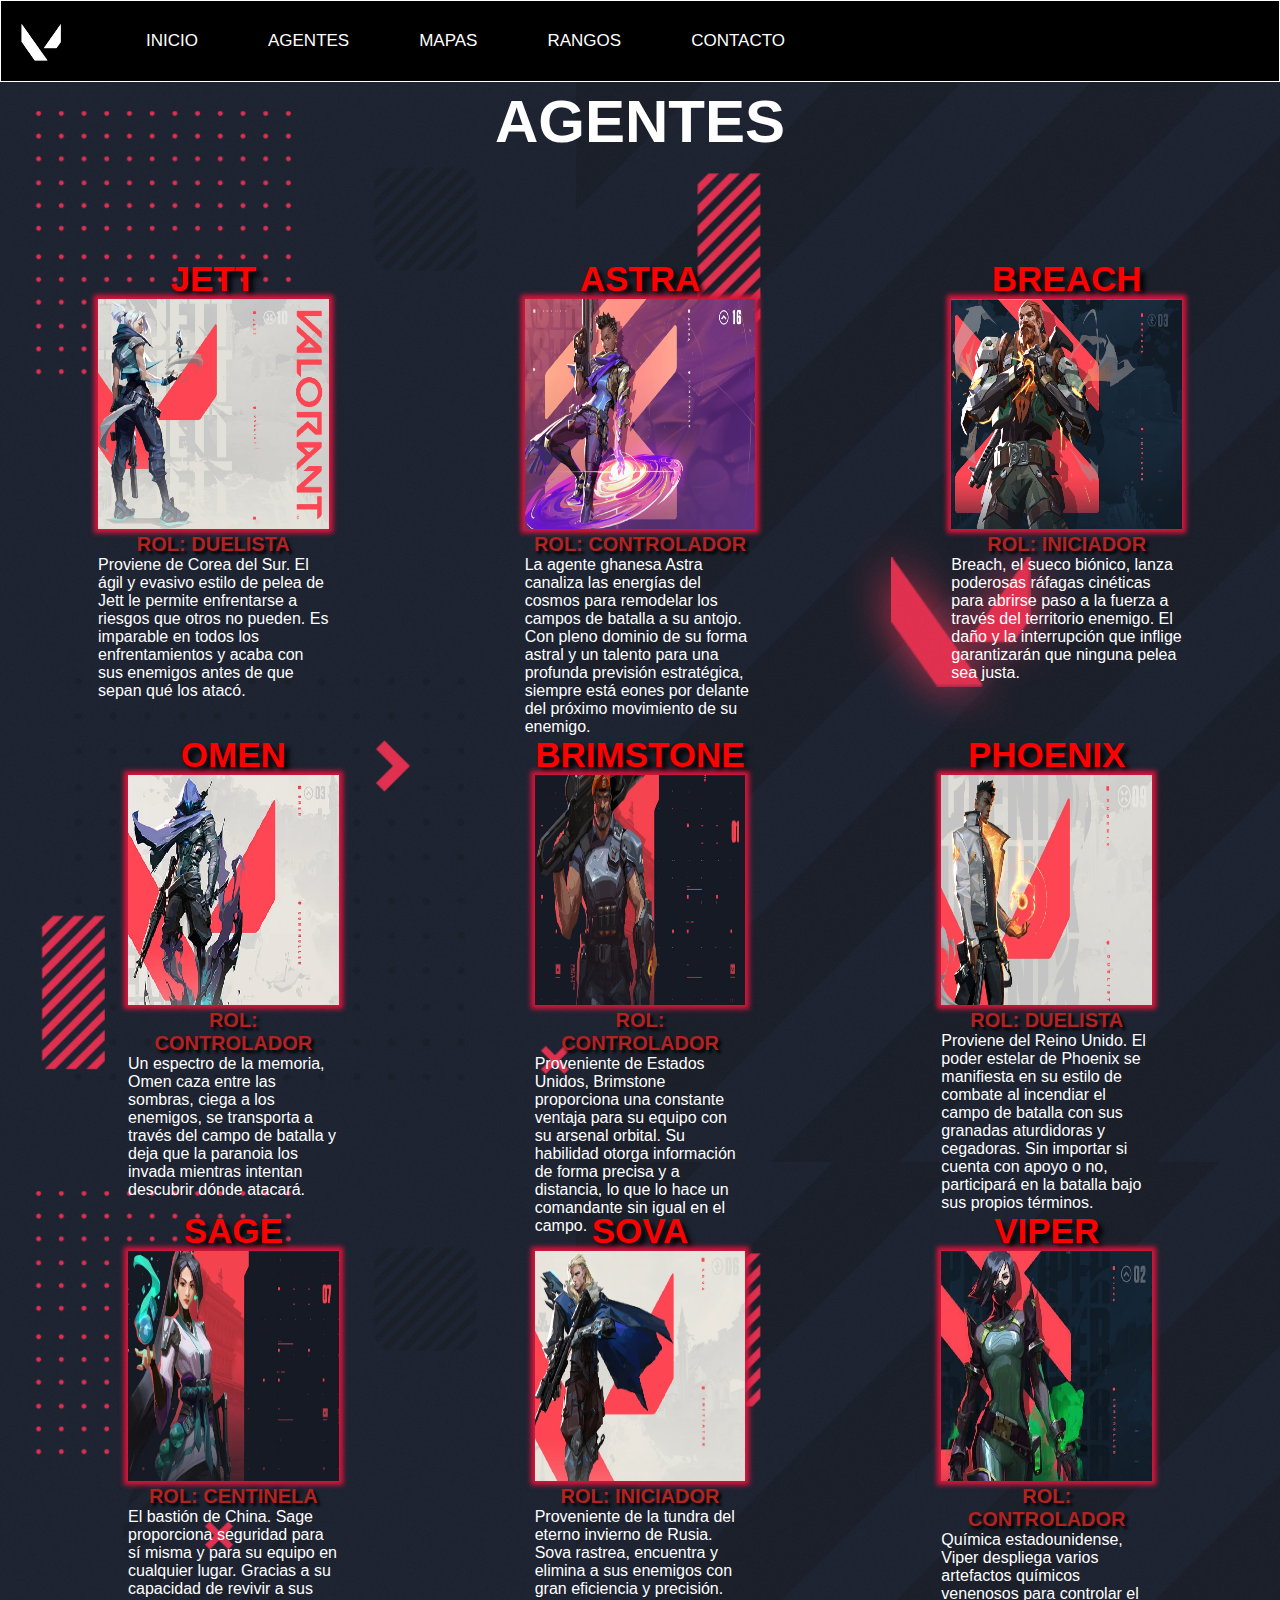
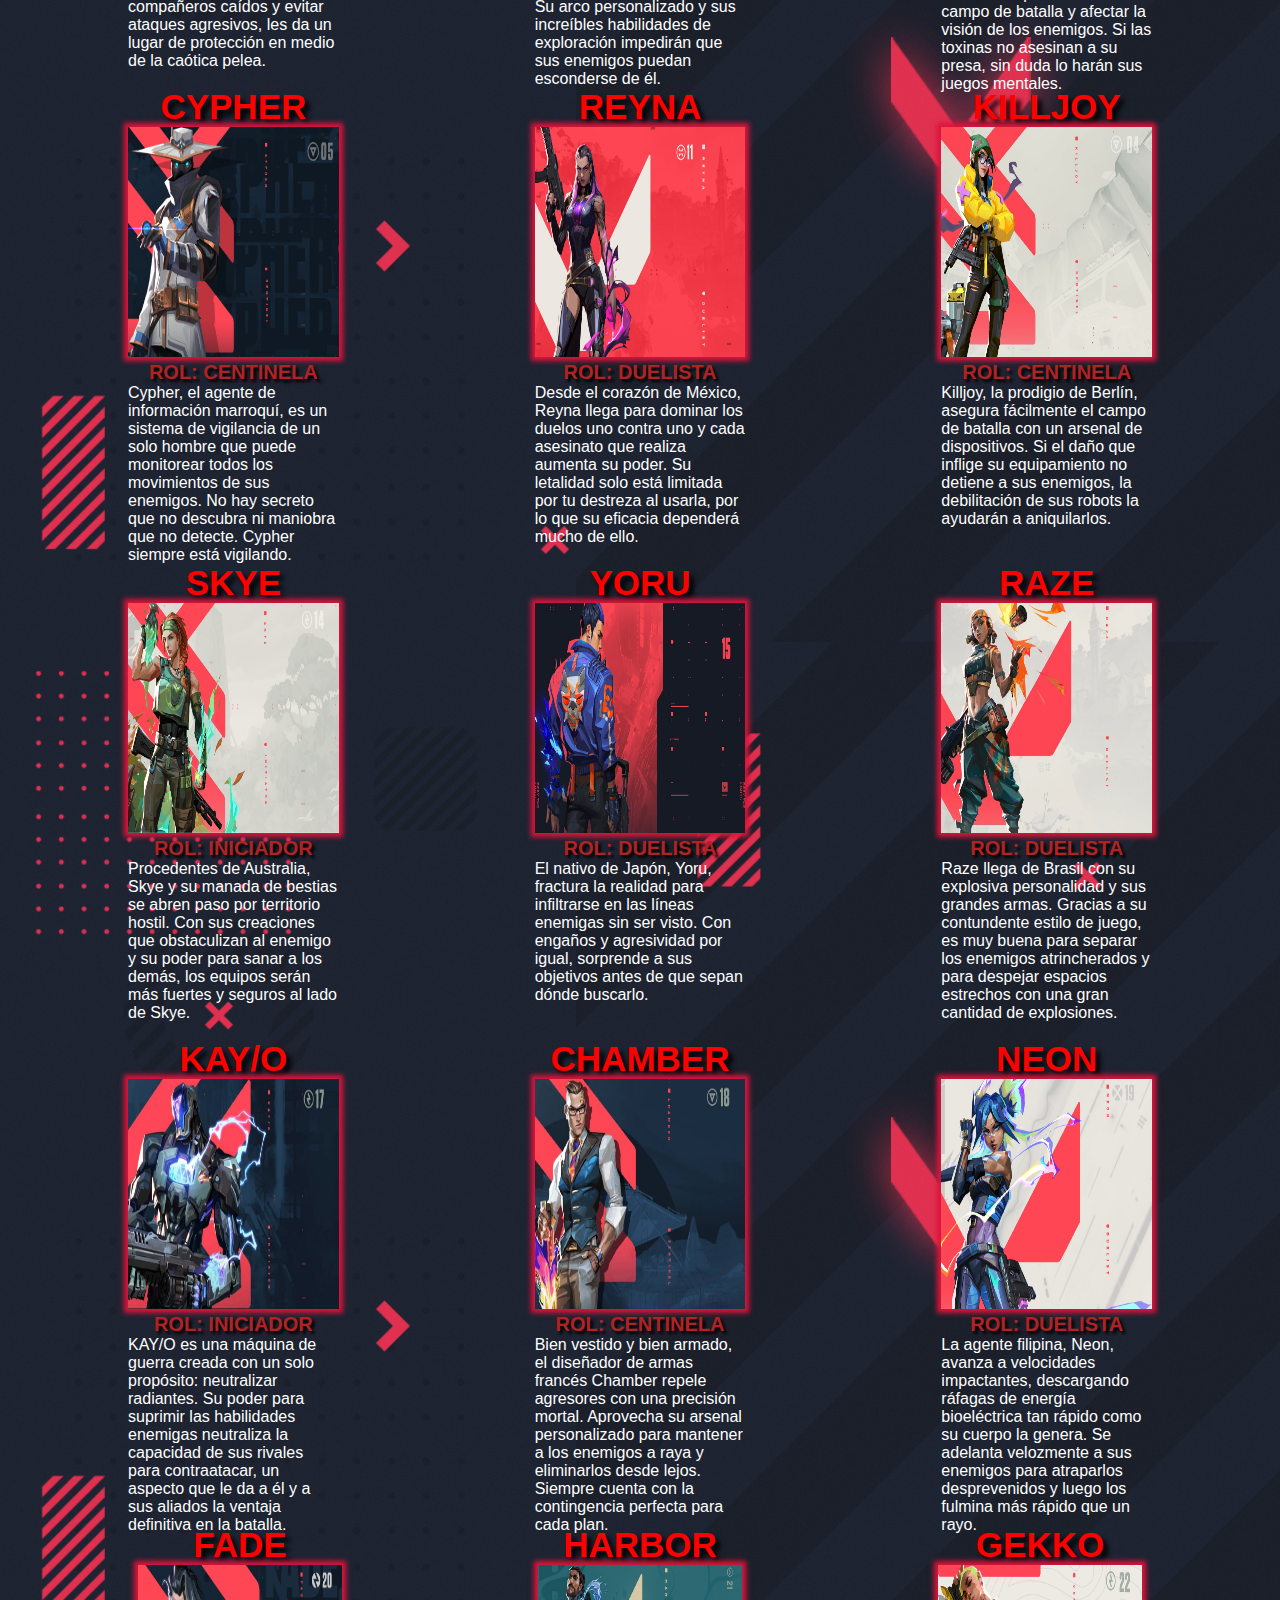
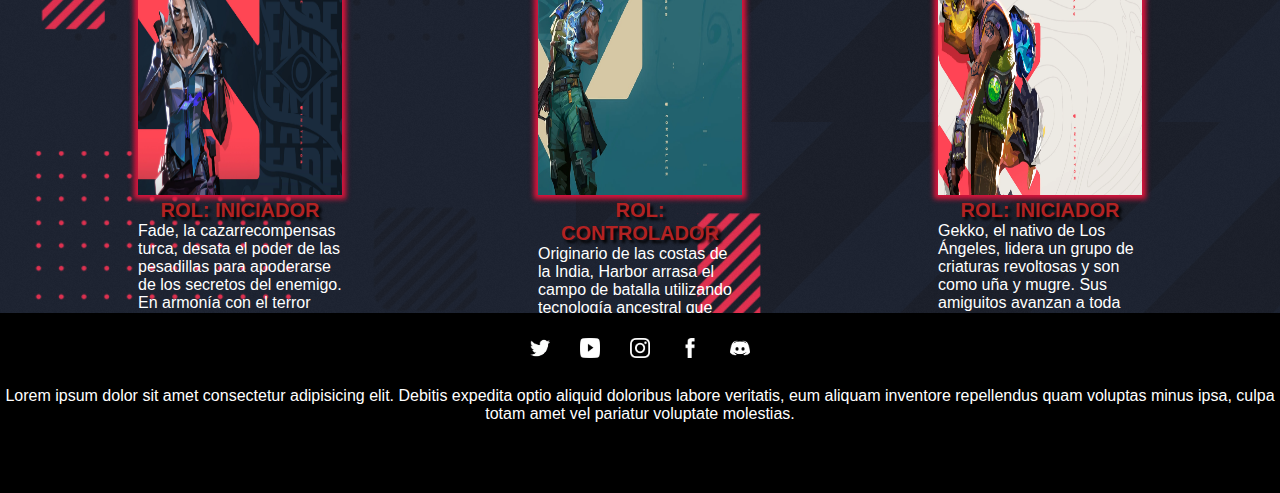
<file: pages/agentes.html>
<!DOCTYPE html>
<html lang="es">

<head>
    <meta charset="UTF-8">
    <meta http-equiv="X-UA-Compatible" content="IE=edge">
    <meta name="viewport" content="width=device-width, initial-scale=1.0">
    <link rel="stylesheet" href="../css/style.css">
    <link rel="icon" href="../img/iconval.jpeg">
    <title>VALORANT: Agentes</title>
    <meta name="description" content="Más sobre los personajes Conoce más sobre ellos">
    <meta name="keywords" content="Valorant, Juegos, 5v5, Competitivo">
</head>

<body>

    <header>

        <img src="../img/logoprincipal1.png" alt="logo principal de la pagina" height=50px width="50px">

        <nav>
            <ul class="nav-list">
                <li><a href="../index.html">INICIO</a></li>
                <li><a href="agentes.html">AGENTES</a></li>
                <li><a href="mapas.html">MAPAS</a></li>
                <li><a href="rangos.html">RANGOS</a></li>
                <li><a href="contacto.html">CONTACTO</a></li>
            </ul>
        </nav>
    </header>

</body>

<main class="fondo2">

    <div>

        <h1 class="titulopage">AGENTES</h1>

    </div>

    <section class="c1">

        <div class="caja">

            <h2 class="hcol2">JETT</h2>
            <img src="../img/jett.png" alt="jett">
            <h3 class="hcol">ROL: DUELISTA</h3>
            <p class="colorcaja">Proviene de Corea del Sur. El ágil y evasivo estilo de pelea de Jett le permite enfrentarse a riesgos que otros no pueden. Es imparable en todos los enfrentamientos y acaba con sus enemigos antes de que sepan qué los atacó.</p>

        </div>

        <div class="caja">

            <h2 class="hcol2">ASTRA</h2>
            <img src="../img/astra.png" alt="astra">
            <h3 class="hcol">ROL: CONTROLADOR</h3>
            <p class="colorcaja">La agente ghanesa Astra canaliza las energías del cosmos para remodelar los campos de batalla a su antojo. Con pleno dominio de su forma astral y un talento para una profunda previsión estratégica, siempre está eones por delante del próximo movimiento de su enemigo.</p>

        </div>

        <div class="caja">

            <h2 class="hcol2">BREACH</h2>
            <img src="../img/breach.png" alt="breach">
            <h3 class="hcol">ROL: INICIADOR</h3>
            <p class="colorcaja">Breach, el sueco biónico, lanza poderosas ráfagas cinéticas para abrirse paso a la fuerza a través del territorio enemigo. El daño y la interrupción que inflige garantizarán que ninguna pelea sea justa.</p>

        </div>

    </section>

    <section class="c2">

        <div class="caja">

            <h2 class="hcol2">OMEN</h2>
            <img src="../img/omen.png" alt="omen">
            <h3 class="hcol">ROL: CONTROLADOR</h3>
            <p class="colorcaja">Un espectro de la memoria, Omen caza entre las sombras, ciega a los enemigos, se transporta a través del campo de batalla y deja que la paranoia los invada mientras intentan descubrir dónde atacará.</p>

        </div>

        <div class="caja">

            <h2 class="hcol2">BRIMSTONE</h2>
            <img src="../img/brimstone.png" alt="brimstone">
            <h3 class="hcol">ROL: CONTROLADOR</h3>
            <p class="colorcaja">Proveniente de Estados Unidos, Brimstone proporciona una constante ventaja para su equipo con su arsenal orbital. Su habilidad otorga información de forma precisa y a distancia, lo que lo hace un comandante sin igual en el campo.</p>

        </div>

        <div class="caja">

            <h2 class="hcol2">PHOENIX</h2>
            <img src="../img/phoenix.png" alt="phoenix">
            <h3 class="hcol">ROL: DUELISTA</h3>
            <p class="colorcaja">Proviene del Reino Unido. El poder estelar de Phoenix se manifiesta en su estilo de combate al incendiar el campo de batalla con sus granadas aturdidoras y cegadoras. Sin importar si cuenta con apoyo o no, participará en la batalla bajo sus propios términos.</p>

        </div>

    </section>

    <section class="c3">

        <div class="caja">

            <h2 class="hcol2">SAGE</h2>
            <img src="../img/sage.png" alt="sage">
            <h3 class="hcol">ROL: CENTINELA</h3>
            <p class="colorcaja"> El bastión de China. Sage proporciona seguridad para sí misma y para su equipo en cualquier lugar. Gracias a su capacidad de revivir a sus compañeros caídos y evitar ataques agresivos, les da un lugar de protección en medio de la caótica pelea.</p> 

        </div>

        <div class="caja">

            <h2 class="hcol2">SOVA</h2>
            <img src="../img/sova.png" alt="sova">
            <h3 class="hcol">ROL: INICIADOR</h3>
            <p class="colorcaja">Proveniente de la tundra del eterno invierno de Rusia. Sova rastrea, encuentra y elimina a sus enemigos con gran eficiencia y precisión. Su arco personalizado y sus increíbles habilidades de exploración impedirán que sus enemigos puedan esconderse de él.</p>

        </div>

        <div class="caja">

            <h2 class="hcol2">VIPER</h2>
            <img src="../img/viper.png" alt="viper">
            <h3 class="hcol">ROL: CONTROLADOR</h3>
            <p class="colorcaja">Química estadounidense, Viper despliega varios artefactos químicos venenosos para controlar el campo de batalla y afectar la visión de los enemigos. Si las toxinas no asesinan a su presa, sin duda lo harán sus juegos mentales.</p>

        </div>

    </section>

    <section class="c4">

        <div class="caja">

            <h2 class="hcol2">CYPHER</h2>
            <img src="../img/cypher.png" alt="cypher">
            <h3 class="hcol">ROL: CENTINELA</h3>
            <p class="colorcaja">Cypher, el agente de información marroquí, es un sistema de vigilancia de un solo hombre que puede monitorear todos los movimientos de sus enemigos. No hay secreto que no descubra ni maniobra que no detecte. Cypher siempre está vigilando.</p>

        </div>

        <div class="caja">

            <h2 class="hcol2">REYNA</h2>
            <img src="../img/reyna.png" alt="reyna">
            <h3 class="hcol">ROL: DUELISTA</h3>
            <p class="colorcaja">Desde el corazón de México, Reyna llega para dominar los duelos uno contra uno y cada asesinato que realiza aumenta su poder. Su letalidad solo está limitada por tu destreza al usarla, por lo que su eficacia dependerá mucho de ello.</p>

        </div>

        <div class="caja">

            <h2 class="hcol2">KILLJOY</h2>
            <img src="../img/killjoy.png" alt="killjoy">
            <h3 class="hcol">ROL: CENTINELA</h3>
            <p class="colorcaja">Killjoy, la prodigio de Berlín, asegura fácilmente el campo de batalla con un arsenal de dispositivos. Si el daño que inflige su equipamiento no detiene a sus enemigos, la debilitación de sus robots la ayudarán a aniquilarlos.</p>

        </div>

    </section>

    <section class="c5">

        <div class="caja">

            <h2 class="hcol2">SKYE</h2>
            <img src="../img/skye.png" alt="skye">
            <h3 class="hcol">ROL: INICIADOR</h3>
            <p class="colorcaja">Procedentes de Australia, Skye y su manada de bestias se abren paso por territorio hostil. Con sus creaciones que obstaculizan al enemigo y su poder para sanar a los demás, los equipos serán más fuertes y seguros al lado de Skye.</p>

        </div>

        <div class="caja">

            <h2 class="hcol2">YORU</h2>
            <img src="../img/yoru.png" alt="yoru">
            <h3 class="hcol">ROL: DUELISTA</h3>
            <p class="colorcaja">El nativo de Japón, Yoru, fractura la realidad para infiltrarse en las líneas enemigas sin ser visto. Con engaños y agresividad por igual, sorprende a sus objetivos antes de que sepan dónde buscarlo.</p>

        </div>

        <div class="caja">

            <h2 class="hcol2">RAZE</h2>
            <img src="../img/raze.png" alt="raze">
            <h3 class="hcol">ROL: DUELISTA</h3>
            <p class="colorcaja">Raze llega de Brasil con su explosiva personalidad y sus grandes armas. Gracias a su contundente estilo de juego, es muy buena para separar los enemigos atrincherados y para despejar espacios estrechos con una gran cantidad de explosiones.</p>

        </div>

    </section>

    <section class="c6">

        <div class="caja">

            <h2 class="hcol2">KAY/O</h2>
            <img src="../img/kayo.png" alt="kayo">
            <h3 class="hcol">ROL: INICIADOR</h3>
            <p class="colorcaja">KAY/O es una máquina de guerra creada con un solo propósito: neutralizar radiantes. Su poder para suprimir las habilidades enemigas neutraliza la capacidad de sus rivales para contraatacar, un aspecto que le da a él y a sus aliados la ventaja definitiva en la batalla.</p>

        </div>

        <div class="caja">

            <h2 class="hcol2">CHAMBER</h2>
            <img src="../img/chamber.png" alt="chamber">
            <h3 class="hcol">ROL: CENTINELA</h3>
            <p class="colorcaja">Bien vestido y bien armado, el diseñador de armas francés Chamber repele agresores con una precisión mortal. Aprovecha su arsenal personalizado para mantener a los enemigos a raya y eliminarlos desde lejos. Siempre cuenta con la contingencia perfecta para cada plan.</p>

        </div>

        <div class="caja">

            <h2 class="hcol2">NEON</h2>
            <img src="../img/neon.png" alt="neon">
            <h3 class="hcol">ROL: DUELISTA</h3>
            <p class="colorcaja">La agente filipina, Neon, avanza a velocidades impactantes, descargando ráfagas de energía bioeléctrica tan rápido como su cuerpo la genera. Se adelanta velozmente a sus enemigos para atraparlos desprevenidos y luego los fulmina más rápido que un rayo.</p>

        </div>

    </section>

    <section class="c7">

        <div class="caja">

            <h2 class="hcol2">FADE</h2>
            <img src="../img/fade.png" alt="fade">
            <h3 class="hcol">ROL: INICIADOR</h3>
            <p class="colorcaja">Fade, la cazarrecompensas turca, desata el poder de las pesadillas para apoderarse de los secretos del enemigo. En armonía con el terror puro, acecha a sus objetivos y revela sus miedos más profundos antes de aplastarlos en la oscuridad.</p>

        </div>

        <div class="caja">

            <h2 class="hcol2">HARBOR</h2>
            <img src="../img/harbor.png" alt="harbor">
            <h3 class="hcol">ROL: CONTROLADOR</h3>
            <p class="colorcaja">Originario de las costas de la India, Harbor arrasa el campo de batalla utilizando tecnología ancestral que controla el agua. Desata corrientes furiosas y olas aplastantes para escudar aliados y apalear oponentes.</p>

        </div>

        <div class="caja">

            <h2 class="hcol2">GEKKO</h2>
            <img src="../img/gekko.png" alt="gekko">
            <h3 class="hcol">ROL: INICIADOR</h3>
            <p class="colorcaja">Gekko, el nativo de Los Ángeles, lidera un grupo de criaturas revoltosas y son como uña y mugre. Sus amiguitos avanzan a toda velocidad, dispersando a los enemigos, y Gekko los persigue para reagruparlos y lanzarlos de nuevo.</p>

        </div>

    </section>

</main>

<footer>

    <div>

    <ul class="linklogo">

        <li>
            <a class="logotw" href="https://twitter.com/valorantlatam" target="_blank">
                <img src="../img/twlogo.png" alt="logo de twitter" height="20px" width="20px">
            </a>
        </li>

        <li>
            <a class="logoyt" href="https://www.youtube.com/channel/UClfAp7i_XZXlkQSMQkRcmuQ" target="_blank">
                <img src="../img/logoyt.png" alt="logo de youtube" height="20px" width="20px">
            </a>
        </li>

        <li>
            <a class="logoig" href="https://www.instagram.com/valorantlatam/" target="_blank">
                <img src="../img/logoig.png" alt="logo de instragram" height="20px" width="20px">
            </a>
        </li>

        <li>
            <a class="logofb" href="https://www.facebook.com/latamVALORANT/" target="_blank">
                <img src="../img/logofb.png" alt="logo de facebook" height="20px" width="20px">
            </a>
        </li>

        <li>
            <a class="logods" href="https://discord.com/invite/riotgameslatam" target="_blank">
                <img src="../img/logods.png" alt="logo de discord" height="20px" width="20px">
            </a>
        </li>

    </ul>

    <p class="colortex">Lorem ipsum dolor sit amet consectetur adipisicing elit. Debitis expedita optio aliquid
        doloribus labore
        veritatis, eum aliquam inventore repellendus quam voluptas minus ipsa, culpa totam amet vel pariatur
        voluptate molestias.</p>

</div>

</footer>

</html>
</file>
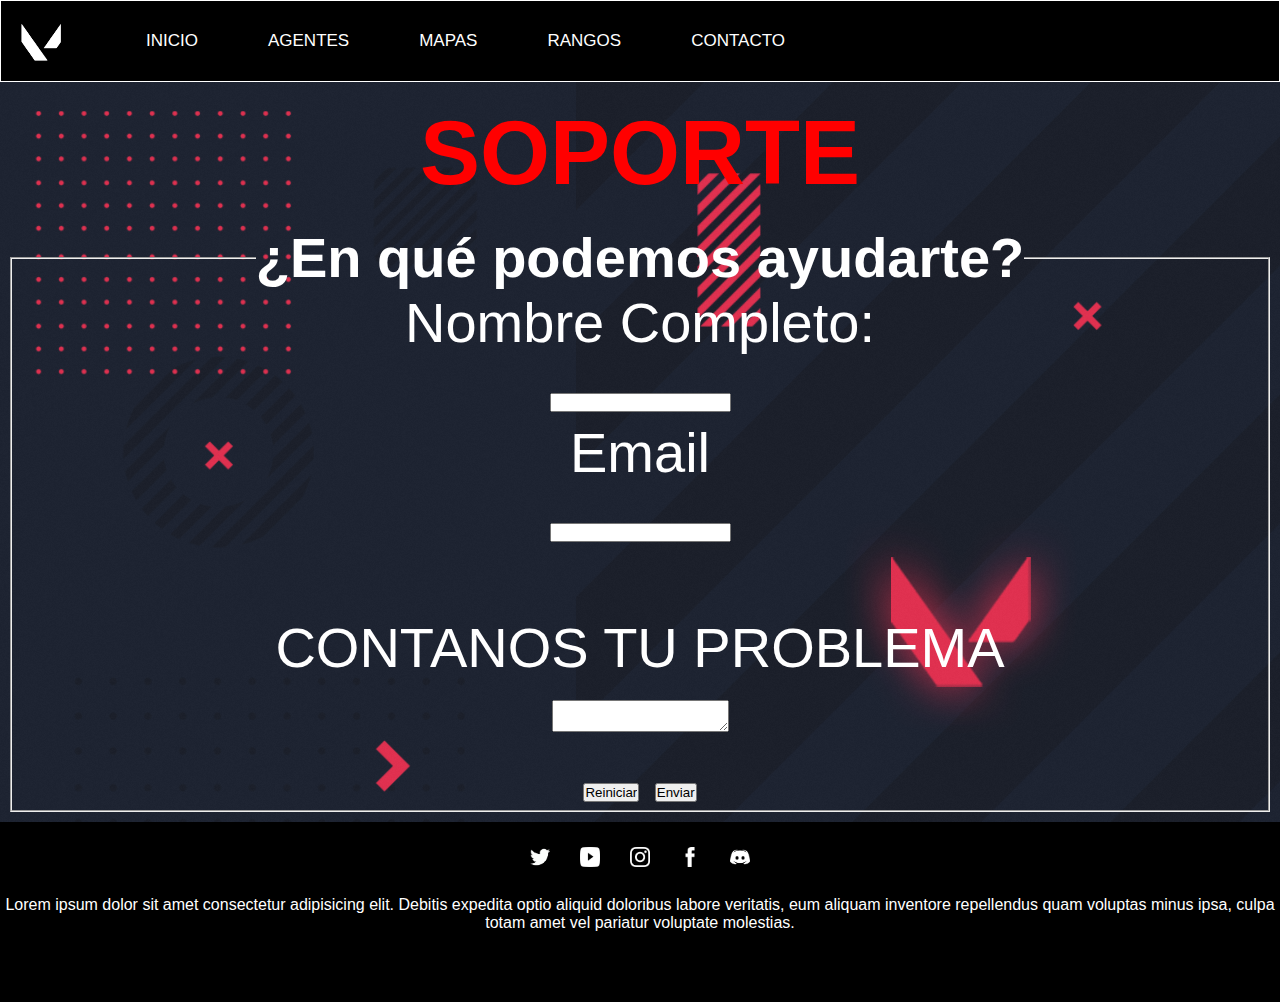
<file: pages/contacto.html>
<!DOCTYPE html>
<html lang="es">
<head>
    <meta charset="UTF-8">
    <meta http-equiv="X-UA-Compatible" content="IE=edge">
    <meta name="viewport" content="width=device-width, initial-scale=1.0">
    <link rel="stylesheet" href="../css/style.css">
    <link rel="icon" href="../img/iconval.jpeg">
    <title>VALORANT: Contacto</title>
    <meta name="description" content="Contactanos por cualquier problema o consulta">
    <meta name="keywords" content="Valorant, Juegos, 5v5, Competitivo">
</head>
<body>

    <header>

        <img src="../img/logoprincipal1.png" alt="logo principal de la pagina" height=50px width="50px">

        <nav>
            <ul class="nav-list">
                <li><a href="../index.html">INICIO</a></li>
                <li><a href="agentes.html">AGENTES</a></li>
                <li><a href="mapas.html">MAPAS</a></li>
                <li><a href="rangos.html">RANGOS</a></li>
                <li><a href="contacto.html">CONTACTO</a></li>
            </ul>
        </nav>
    </header>

    <main class="fondo2">

        <div>

            <h1 class="contact">SOPORTE</h1>

        </div>

        <div class="contacto">
        <form action="" method="GET" enctype="multipart/form-data">
            <fieldset>
                <legend><strong>¿En qué podemos ayudarte?</strong></legend>

                <div>
                    <label for="name">Nombre Completo:</label>
                    <br>
                    <input type="text" id="name" required>
                </div>

                <div>
                    <label for="email">Email</label>
                    <br>
                    <input type="email" id="email" required></div>

                <div>
                    <br>
                    <label for="bio">CONTANOS TU PROBLEMA</label>
                    <br>
                    <textarea id="bio" name="bio" min="10" max="150"></textarea>
                </div>
    
                <input type="reset" value="Reiniciar">
                <input type="submit" value="Enviar">
    
            </fieldset>
    
        </from>
    </div>

    </main>

    <footer>

        <div>

            <ul class="linklogo">
        
                <li>
                    <a class="logotw" href="https://twitter.com/valorantlatam" target="_blank">
                        <img src="../img/twlogo.png" alt="logo de twitter" height="20px" width="20px">
                    </a>
                </li>
        
                <li>
                    <a class="logoyt" href="https://www.youtube.com/channel/UClfAp7i_XZXlkQSMQkRcmuQ" target="_blank">
                        <img src="../img/logoyt.png" alt="logo de youtube" height="20px" width="20px">
                    </a>
                </li>
        
                <li>
                    <a class="logoig" href="https://www.instagram.com/valorantlatam/" target="_blank">
                        <img src="../img/logoig.png" alt="logo de instragram" height="20px" width="20px">
                    </a>
                </li>
        
                <li>
                    <a class="logofb" href="https://www.facebook.com/latamVALORANT/" target="_blank">
                        <img src="../img/logofb.png" alt="logo de facebook" height="20px" width="20px">
                    </a>
                </li>
        
                <li>
                    <a class="logods" href="https://discord.com/invite/riotgameslatam" target="_blank">
                        <img src="../img/logods.png" alt="logo de discord" height="20px" width="20px">
                    </a>
                </li>
        
            </ul>
        
            <p class="colortex">Lorem ipsum dolor sit amet consectetur adipisicing elit. Debitis expedita optio aliquid
                doloribus labore
                veritatis, eum aliquam inventore repellendus quam voluptas minus ipsa, culpa totam amet vel pariatur
                voluptate molestias.</p>
        
        </div>

    </footer>

</body>
</html>
</file>
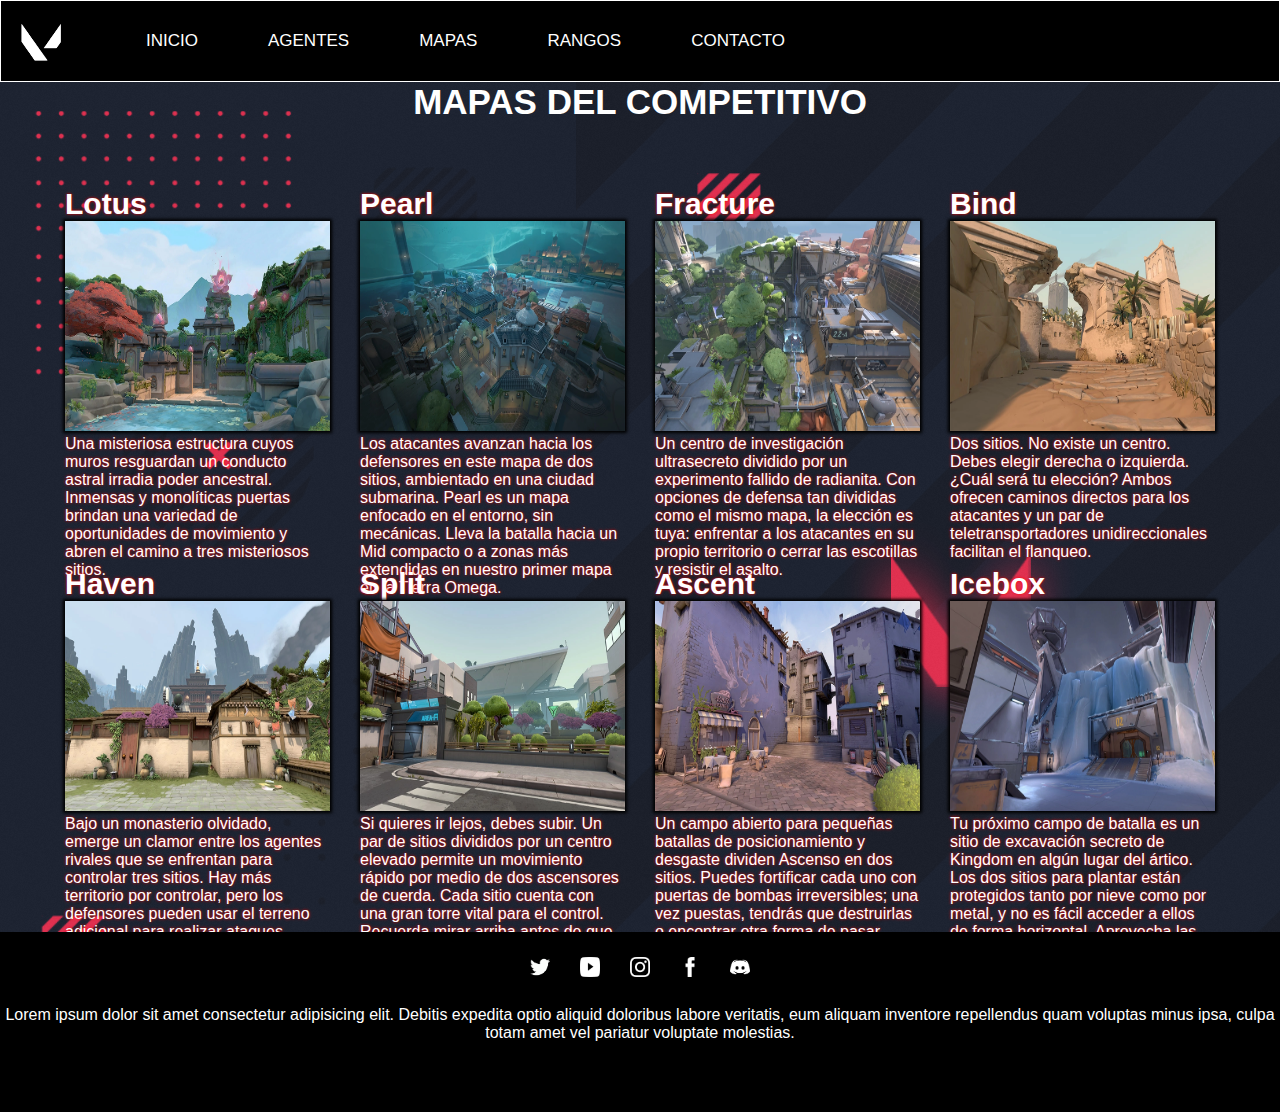
<file: pages/mapas.html>
<!DOCTYPE html>
<html lang="es">
<head>
    <meta charset="UTF-8">
    <meta http-equiv="X-UA-Compatible" content="IE=edge">
    <meta name="viewport" content="width=device-width, initial-scale=1.0">
    <link rel="stylesheet" href="../css/style.css">
    <link rel="icon" href="../img/iconval.jpeg">
    <title>VALORANT: Mapas</title>
    <meta name="description" content="Todos los mapas del competitivo con una breve información sobre estos">
    <meta name="keywords" content="Valorant, Juegos, 5v5, Competitivo">
</head>
<body>

    <header>

        <img src="../img/logoprincipal1.png" alt="logo principal de la pagina" height=50px width="50px">

        <nav>
            <ul class="nav-list">
                <li><a href="../index.html">INICIO</a></li>
                <li><a href="agentes.html">AGENTES</a></li>
                <li><a href="mapas.html">MAPAS</a></li>
                <li><a href="rangos.html">RANGOS</a></li>
                <li><a href="contacto.html">CONTACTO</a></li>
            </ul>
        </nav>
    </header>

    <main class="fondo2">

        <div>

            <h1>MAPAS DEL COMPETITIVO</h1>

        </div>

        <section class="sec1">

            <div class="se">

                <h3>Lotus</h3>

                <img src="../img/lotus.png" alt="mapa de lotus">

                <span>Una misteriosa estructura cuyos muros resguardan un conducto astral irradia poder ancestral. Inmensas y monolíticas puertas brindan una variedad de oportunidades de movimiento y abren el camino a tres misteriosos sitios.</span>

            </div>

            <div class="se">

                <h3>Pearl</h3>

                <img src="../img/pearl.png" alt="mapa de pearl">

                <span>Los atacantes avanzan hacia los defensores en este mapa de dos sitios, ambientado en una ciudad submarina. Pearl es un mapa enfocado en el entorno, sin mecánicas. Lleva la batalla hacia un Mid compacto o a zonas más extendidas en nuestro primer mapa en la Tierra Omega.</span>

            </div>

            <div class="se">

                <h3>Fracture</h3>

                <img src="../img/fracture.png" alt="mapa de fracture">

                <span>Un centro de investigación ultrasecreto dividido por un experimento fallido de radianita. Con opciones de defensa tan divididas como el mismo mapa, la elección es tuya: enfrentar a los atacantes en su propio territorio o cerrar las escotillas y resistir el asalto.</span>

            </div>

            <div class="se">

                <h3>Bind</h3>

                <img src="../img/bind.png" alt="mapa de bind">

                <span>Dos sitios. No existe un centro. Debes elegir derecha o izquierda. ¿Cuál será tu elección? Ambos ofrecen caminos directos para los atacantes y un par de teletransportadores unidireccionales facilitan el flanqueo.</span>

            </div>

        </section>

        <section class="sec2">

            <div class="se">

                <h3>Haven</h3>

                <img src="../img/haven.png" alt="mapa de haven">

                <span>Bajo un monasterio olvidado, emerge un clamor entre los agentes rivales que se enfrentan para controlar tres sitios. Hay más territorio por controlar, pero los defensores pueden usar el terreno adicional para realizar ataques agresivos.</span>

            </div>

            <div class="se">

                <h3>Split</h3>

                <img src="../img/split.png" alt="mapa de split">

                <span>Si quieres ir lejos, debes subir. Un par de sitios divididos por un centro elevado permite un movimiento rápido por medio de dos ascensores de cuerda. Cada sitio cuenta con una gran torre vital para el control. Recuerda mirar arriba antes de que todo vuele por los aires.</span>

            </div>

            <div class="se">

                <h3>Ascent</h3>

                <img src="../img/ascent.png" alt="mapa de ascent">

                <span>Un campo abierto para pequeñas batallas de posicionamiento y desgaste dividen Ascenso en dos sitios. Puedes fortificar cada uno con puertas de bombas irreversibles; una vez puestas, tendrás que destruirlas o encontrar otra forma de pasar. Cede el menor territorio posible.</span>

            </div>

            <div class="se">

                <h3>Icebox</h3>

                <img src="../img/icebox.png" alt="mapa de icebox">

                <span>Tu próximo campo de batalla es un sitio de excavación secreto de Kingdom en algún lugar del ártico. Los dos sitios para plantar están protegidos tanto por nieve como por metal, y no es fácil acceder a ellos de forma horizontal. Aprovecha las tirolesas y nunca te verán venir.</span>

            </div>

        </section>

    </main>

    <footer>

        <div class="foot">

            <ul class="linklogo">
        
                <li>
                    <a class="logotw" href="https://twitter.com/valorantlatam" target="_blank">
                        <img src="../img/twlogo.png" alt="logo de twitter" height="20px" width="20px">
                    </a>
                </li>
        
                <li>
                    <a class="logoyt" href="https://www.youtube.com/channel/UClfAp7i_XZXlkQSMQkRcmuQ" target="_blank">
                        <img src="../img/logoyt.png" alt="logo de youtube" height="20px" width="20px">
                    </a>
                </li>
        
                <li>
                    <a class="logoig" href="https://www.instagram.com/valorantlatam/" target="_blank">
                        <img src="../img/logoig.png" alt="logo de instragram" height="20px" width="20px">
                    </a>
                </li>
        
                <li>
                    <a class="logofb" href="https://www.facebook.com/latamVALORANT/" target="_blank">
                        <img src="../img/logofb.png" alt="logo de facebook" height="20px" width="20px">
                    </a>
                </li>
        
                <li>
                    <a class="logods" href="https://discord.com/invite/riotgameslatam" target="_blank">
                        <img src="../img/logods.png" alt="logo de discord" height="20px" width="20px">
                    </a>
                </li>
        
            </ul>
        
            <p class="colortex">Lorem ipsum dolor sit amet consectetur adipisicing elit. Debitis expedita optio aliquid
                doloribus labore
                veritatis, eum aliquam inventore repellendus quam voluptas minus ipsa, culpa totam amet vel pariatur
                voluptate molestias.</p>
        
        </div>

    </footer>

</body>
</html>
</file>
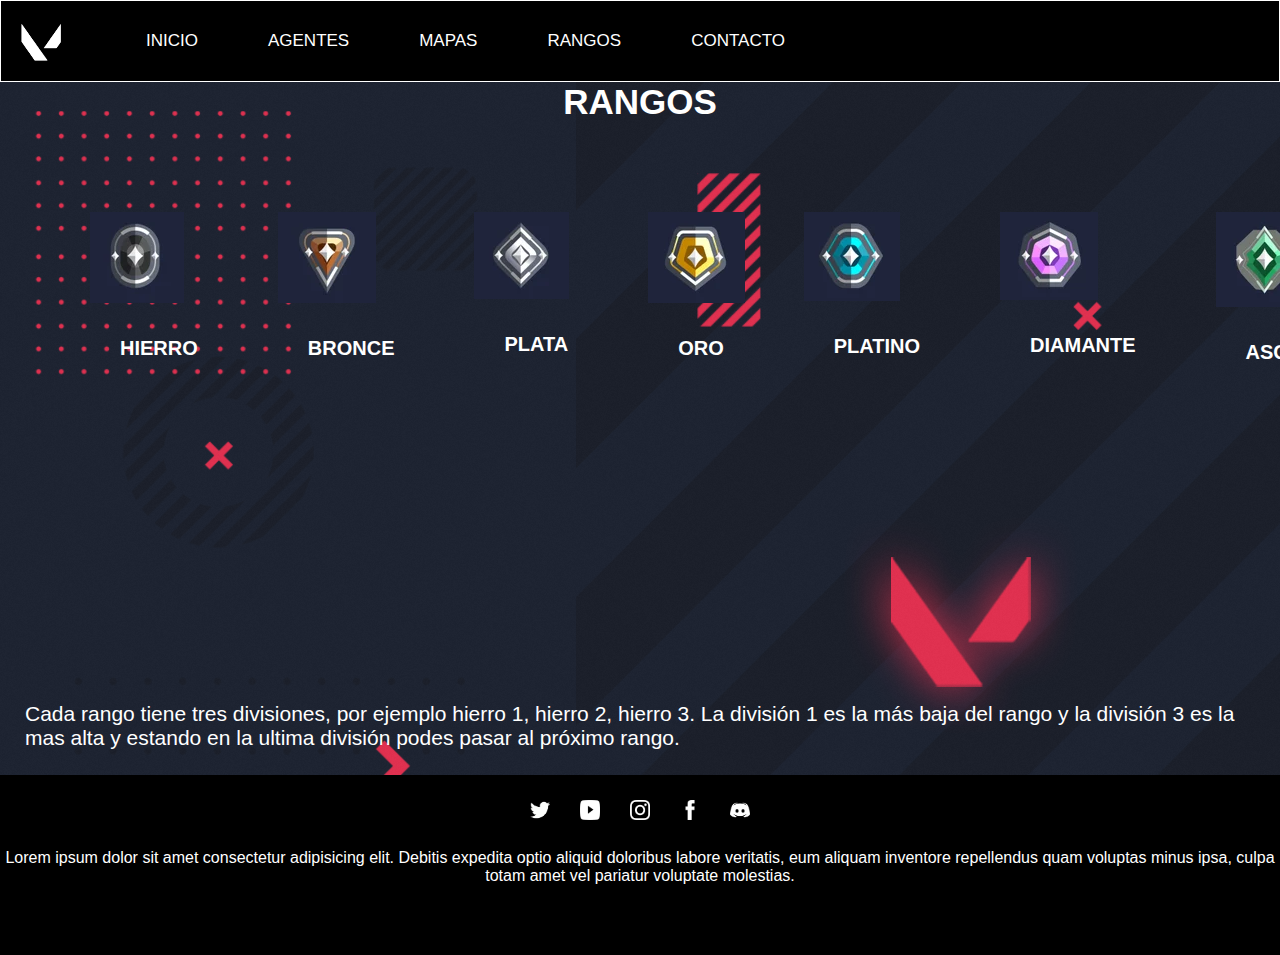
<file: pages/rangos.html>
<!DOCTYPE html>
<html lang="es">

<head>
    <meta charset="UTF-8">
    <meta http-equiv="X-UA-Compatible" content="IE=edge">
    <meta name="viewport" content="width=device-width, initial-scale=1.0">
    <link rel="stylesheet" href="../css/style.css">
    <link rel="icon" href="../img/iconval.jpeg">
    <title>VALORANT: Rangos</title>
    <meta name="description" content="Conoce todos los rangos del competitivo">
    <meta name="keywords" content="Valorant, Juegos, 5v5, Competitivo">
</head>

<body>

    <header>

        <img src="../img/logoprincipal1.png" alt="logo principal de la pagina" height=50px width="50px">

        <nav>
            <ul class="nav-list">
                <li><a href="../index.html">INICIO</a></li>
                <li><a href="agentes.html">AGENTES</a></li>
                <li><a href="mapas.html">MAPAS</a></li>
                <li><a href="rangos.html">RANGOS</a></li>
                <li><a href="contacto.html">CONTACTO</a></li>
            </ul>
        </nav>
    </header>

    <main class="fondo2">

        <div>

            <h1>RANGOS</h1>

        </div>

        <section class="contenedorz">

            <div>

                <img src="../img/hierro.png" alt="rango hierro">

                <h2 class="h2rango">HIERRO</h2>

            </div>

            <div>

                <img src="../img/bronce.png" alt="rango bronce">

                <h2 class="h2rango">BRONCE</h2>

            </div>

            <div>

                <img src="../img/plata.png" alt="rango plata">

                <h2 class="h2rango">PLATA</h2>

            </div>

            <div>

                <img src="../img/oro.png" alt="rango oro">

                <h2 class="h2rango">ORO</h2>

            </div>

            <div>

                <img src="../img/platino.png" alt="rango platino">

                <h2 class="h2rango">PLATINO</h2>

            </div>

            <div>

                <img src="../img/diamante.png" alt="rango diamante">

                <h2 class="h2rango">DIAMANTE</h2>

            </div>

            <div>

                <img src="../img/ascendente.png" alt="rango ascendente">

                <h2 class="h2rango">ASCENDENTE</h2>

            </div>

            <div>

                <img src="../img/inmortal.png" alt="rango inmortal">

                <h2 class="h2rango">INMORTAL</h2>

            </div>

            <div>

                <img src="../img/radiant.png" alt="rango radiant">

                <h2 class="h2rango">RADIANT</h2>

            </div>

        </section>

        <section>

            <div class="textorangos">

                <p>

                    Cada rango tiene tres divisiones, por ejemplo hierro 1, hierro 2, hierro 3. La división 1 es la más baja del rango y la división 3 es la mas alta y estando en la ultima división podes pasar al próximo rango.

                </p>

            </div>

        </section>

    </main>

    <footer>

        <div>

            <ul class="linklogo">

                <li>
                    <a class="logotw" href="https://twitter.com/valorantlatam" target="_blank">
                        <img src="../img/twlogo.png" alt="logo de twitter" height="20px" width="20px">
                    </a>
                </li>

                <li>
                    <a class="logoyt" href="https://www.youtube.com/channel/UClfAp7i_XZXlkQSMQkRcmuQ" target="_blank">
                        <img src="../img/logoyt.png" alt="logo de youtube" height="20px" width="20px">
                    </a>
                </li>

                <li>
                    <a class="logoig" href="https://www.instagram.com/valorantlatam/" target="_blank">
                        <img src="../img/logoig.png" alt="logo de instragram" height="20px" width="20px">
                    </a>
                </li>

                <li>
                    <a class="logofb" href="https://www.facebook.com/latamVALORANT/" target="_blank">
                        <img src="../img/logofb.png" alt="logo de facebook" height="20px" width="20px">
                    </a>
                </li>

                <li>
                    <a class="logods" href="https://discord.com/invite/riotgameslatam" target="_blank">
                        <img src="../img/logods.png" alt="logo de discord" height="20px" width="20px">
                    </a>
                </li>

            </ul>

            <p class="colortex">Lorem ipsum dolor sit amet consectetur adipisicing elit. Debitis expedita optio aliquid
                doloribus labore
                veritatis, eum aliquam inventore repellendus quam voluptas minus ipsa, culpa totam amet vel pariatur
                voluptate molestias.</p>

        </div>

    </footer>

</body>

</html>
</file>
<file: css/style.css>
/*======================================= Index =========================================== */

* {
    margin: 0;
    padding: 0;
}

ul {
    list-style: none;
}

a {
    text-decoration: none;
    color: white;
    &:hover{color: red;}
}

header {
    padding: 15px;
    background-color: black;
    border: 1px solid white;
    display: flex;
    align-items: center;
    gap: 80px;
    background-size: contain;
}

.nav-list {
    display: flex;
    gap: 70px;
    font-family: Arial, Helvetica, sans-serif;
font-size: 17px;
}

.div-fondo {
    background-color: black;
    display: flex;
    flex-direction: column;
    align-items: center;
    justify-content: center;
}

.linklogo {
    display: flex;
    flex-direction: row;
    gap: 30px;
    padding: 25px;
    justify-content: center;
    align-items: center;
    font-family: Arial, Helvetica, sans-serif;
}

.colortex {
    color: white;
}

footer {
    background-color: black;
    display: flex;
    text-decoration: none;
    font-family: Arial, Helvetica, sans-serif;
    color: black;
    margin-top: auto;
    text-align: center;
    justify-content: center;
    height: 20vh;
    width: 100%;
}

body {
    display: flex;
    flex-direction: column;
    min-height: 100%;
}

h1 {
    color: white;
    font-family: Arial, Helvetica, sans-serif;
    font-size: 35px;
    display: flex;
    justify-content: center;
}

h2 {
    color: red;
    font-family: Arial, Helvetica, sans-serif;
    font-size: 50px;
    margin: 30px;
}

h3 {
    font-family: Arial, Helvetica, sans-serif;
    font-size: 30px;
}

.tamfoto {
    height: 300px;
    width: 500px;
}

.tamfoto2 {
    height: 350px;
    width: 600px;
}

.videotam {
    display: flex;
    height: 84.5vh;
}

.flex-cont {
    margin: 50px;
    display: flex;
    gap: 150px;
    justify-items: center;
}

.tipoletra {
    font-family: Arial, Helvetica, sans-serif;
    font-size: 20px;
    margin: 20px;
}

.mapage {
    display: flex;
    justify-content: center;
    align-items: center;
}


/*======================= SECCION DE AGENTES ====================================================*/

.titulopage{
    color: white;
    display: flex;
    justify-content: center;
    font-size: 60px;
    padding: 5px;
}

.fondo1{
    background-image: url(../img/fondo2.jpg);
    background-repeat: no-repeat;
    background-size: cover;
    background-position: center;
}

.c1{
    display: flex;
    flex-direction: row;
    justify-content: center;
    margin: 0px;
}

.c1 img{
    width: 100%;
    height: 92%;
    box-shadow: 0px 0px 5px 4px crimson;
    &:hover{
        transform: scale(1.1)
    }
}

.c2{
    display: flex;
    flex-direction: row;
    justify-content: center;
    margin: 30px;
}

.c2 img{
    width: 100%;
    height: 92%;
    box-shadow: 0px 0px 5px 4px crimson;
    &:hover{
        transform: scale(1.1)
    }
}

.c3{
    display: flex;
    flex-direction: row;
    justify-content: center;
    margin: 30px;
}

.c3 img{
    width: 100%;
    height: 92%;
    box-shadow: 0px 0px 5px 4px crimson;
    &:hover{
        transform: scale(1.1)
    }
}

.c4{
    display: flex;
    flex-direction: row;
    justify-content: center;
    margin: 30px;
}

.c4 img{
    width: 100%;
    height: 92%;
    box-shadow: 0px 0px 5px 4px crimson;
    &:hover{
        transform: scale(1.1)
    }
}

.c5{
    display: flex;
    flex-direction: row;
    justify-content: center;
    margin: 30px;
}

.c5 img{
    width: 100%;
    height: 92%;
    box-shadow: 0px 0px 5px 4px crimson;
    &:hover{
        transform: scale(1.1)
    }
}

.c6{
    display: flex;
    flex-direction: row;
    justify-content: center;
    margin: 30px;
}

.c6 img{
    width: 100%;
    height: 92%;
    box-shadow: 0px 0px 5px 4px crimson;
    &:hover{
        transform: scale(1.1)
    }
}

.c7{
    display: flex;
    flex-direction: row;
    justify-content: center;
    margin: 40px;
}

.c7 img{
    width: 100%;
    height: 92%;
    box-shadow: 0px 0px 5px 4px crimson;
    &:hover{
        transform: scale(1.1)
    }
}

.caja{
    justify-items: center;
    width: 400px;
    height: 250px;
    margin: 98px;
    color: red;
    gap: 20px;
    justify-content: center;
}

.colorcaja{
    color: white;
    text-align: start;
    justify-content: start;
    font-family: Arial, Helvetica, sans-serif;
    font-size: 16px;
}

.hcol{
    color: firebrick;
    font-size: 20px;
    text-align: center;
    text-shadow: 3px 3px 3px black;
}

.hcol2{
    color: red;
    margin: 0%;
    font-size: 35px;
    text-shadow: 5px 5px 5px black;
}


/*===================================== SECCION DE MAPAS =================================================*/

.fondo2{
    background-image: url(../img/fondo2.png);
}

.sec1{
    display: flex;
    flex-direction: row;
    justify-content: center;
    margin: 50px;
    color: white;
    text-align: start;
    font-family: Arial, Helvetica, sans-serif;
    font-size: 16px;
    text-shadow: 0px 0px 3px red;
}

.sec1 img{
    width: 100%;
    height: 70%;
    box-shadow: 0px 0px 3px 2px black;
    &:hover{
        transform: scale(1.1)
    }
}

.sec2{
    display: flex;
    flex-direction: row;
    justify-content: center;
    color: white;
    margin: 50px;
    text-align: start;
    font-family: Arial, Helvetica, sans-serif;
    font-size: 16px;
    text-shadow: 0px 0px 3px red;
}

.sec2 img{
    width: 100%;
    height: 70%;
    box-shadow: 0px 0px 3px 2px black;
    &:hover{
        transform: scale(1.1)
    }
}

.se{
    width: 500px;
    height: 300px;
    margin: 15px;
    gap: 30px;
    justify-content: center;
}


/*=============== SECCION DE RANGOS ===============================*/

.contenedorz{
    display: flex;
    flex-direction: row;
    gap: 50px;
    height: 400px;
    margin: 90px;
}

.h2rango{
    color: white;
    font-size: 20px;
    font-family: Arial, Helvetica, sans-serif;
}

.textorangos{
    font-family: Arial, Helvetica, sans-serif;
    font-size: 21px;
    margin: 25px;
    color: white;
}

/*======================== SECCION DE CONTACTO ==========================================*/

.contact{
    margin: 20px;
    font-size: 90px;
    color: red;
}

.contacto{
    color: white;
    font-size: 56px;
    font-family: Arial, Helvetica, sans-serif;
    text-align: center;
    margin: 10px;
}
</file>
